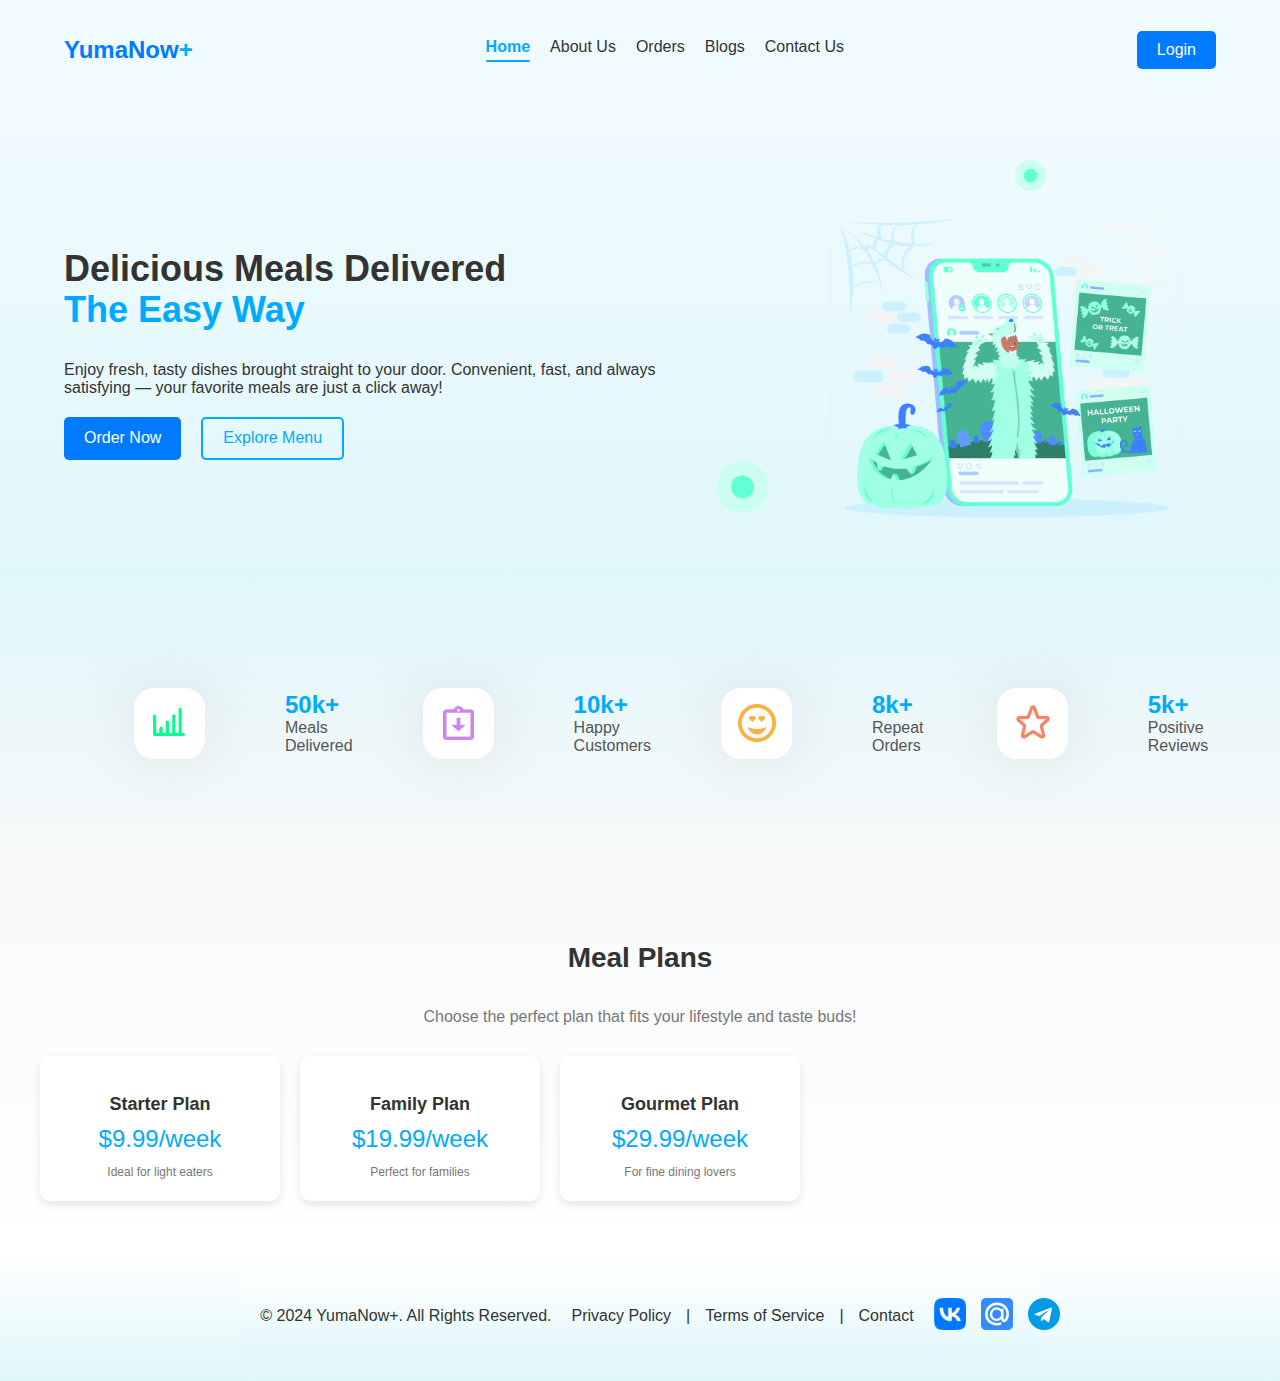
<file: index.html>
<!DOCTYPE html>
<html lang="en">
<head>
    <meta charset="UTF-8">
    <meta name="viewport" content="width=device-width, initial-scale=1.0">
    <title>YumaNow Main Page</title>
    <link rel="stylesheet" href="/css/normalize.css">
    <link rel="stylesheet" href="/css/main.css">
</head>
<body>
    <div id="header-container"></div>
    <div id="hero-container"></div>
    <div id="statistics-container"></div>
    <div id="plans-container"></div>
    <footer id="footer-container"></footer>
    <script type="module" src="./src/main.js"></script>
</body>
</html>
</file>
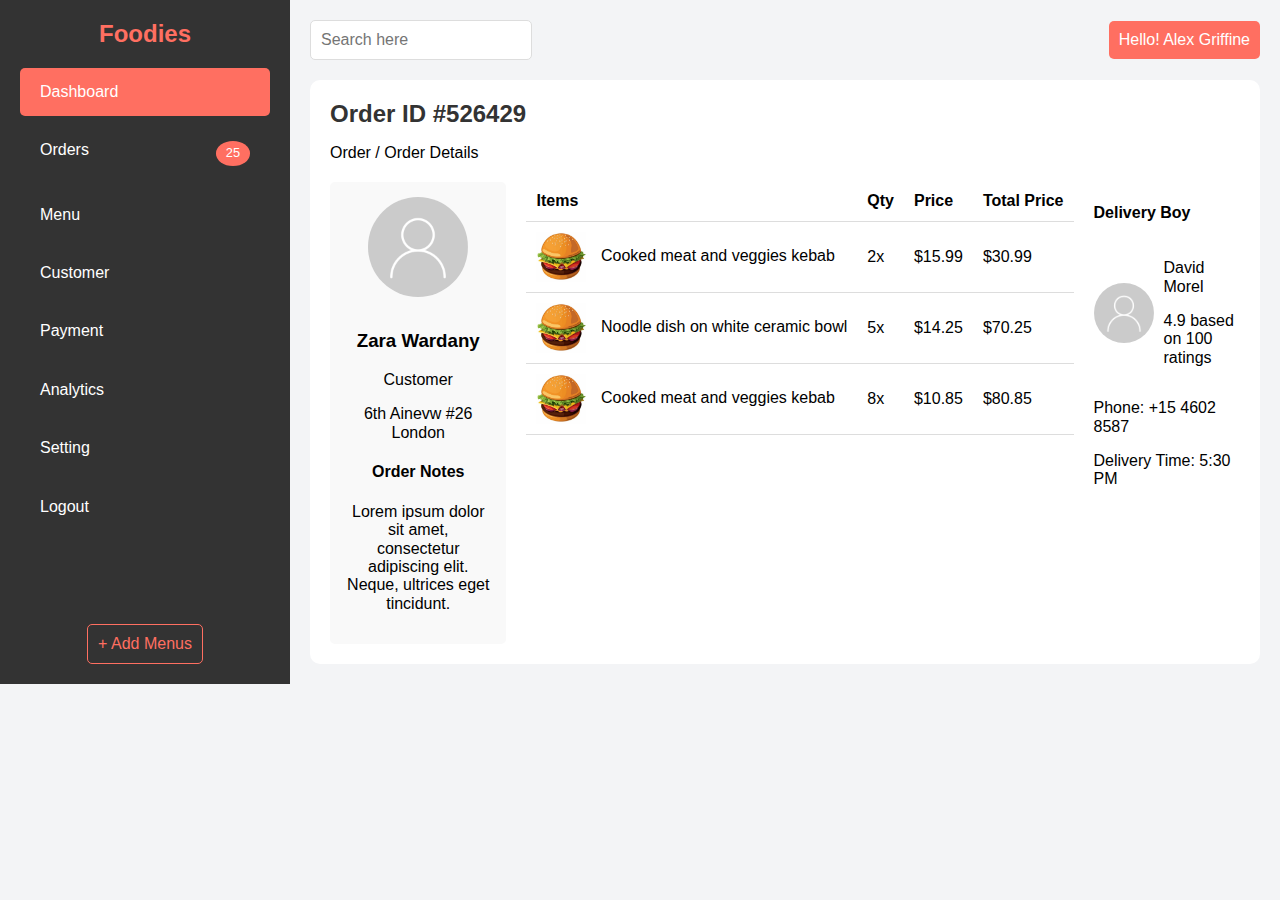
<file: orders.html>
<!DOCTYPE html>
<html lang="en">
<head>
    <meta charset="UTF-8">
    <meta name="viewport" content="width=device-width, initial-scale=1.0">
    <title>Foodies Dashboard</title>
    <link rel="stylesheet" href="css/normalize.css">
    <link rel="stylesheet" href="css/orders.css">
</head>
<body>
    <div class="container">
        <!-- Sidebar -->
        <aside class="sidebar">
            <div class="logo">
                <h2>Foodies</h2>
            </div>
            <nav class="menu">
                <a href="#" class="menu-item active">Dashboard</a>
                <a href="#" class="menu-item">Orders <span class="badge">25</span></a>
                <a href="#" class="menu-item">Menu</a>
                <a href="#" class="menu-item">Customer</a>
                <a href="#" class="menu-item">Payment</a>
                <a href="#" class="menu-item">Analytics</a>
                <a href="#" class="menu-item">Setting</a>
                <a href="#" class="menu-item">Logout</a>
            </nav>
            <button class="add-menu-btn">+ Add Menus</button>
        </aside>

        <!-- Main Content -->
        <main class="main-content">
            <!-- Header -->
            <header class="header">
                <div class="search-bar">
                    <input type="text" placeholder="Search here">
                </div>
                <div class="header-icons">
                    <span class="icon notifications"></span>
                    <span class="icon messages"></span>
                    <span class="icon settings"></span>
                    <span class="user-profile">Hello! Alex Griffine</span>
                </div>
            </header>

            <!-- Order Details -->
            <section class="order-details">
                <div class="order-header">
                    <h2>Order ID #526429</h2>
                    <p>Order / Order Details</p>
                </div>
                
                <div class="order-content">
                    <!-- Customer Info -->
                    <div class="customer-info">
                        <img src="images/profile-picture.jpg" alt="Customer photo" class="customer-photo">
                        <h3>Zara Wardany</h3>
                        <span>Customer</span>
                        <div class="order-address">
                            <p>6th Ainevw #26 London</p>
                        </div>
                        <div class="order-notes">
                            <h4>Order Notes</h4>
                            <p>Lorem ipsum dolor sit amet, consectetur adipiscing elit. Neque, ultrices eget tincidunt.</p>
                        </div>
                    </div>

                    <!-- Order Items -->
                    <div class="order-items">
                        <table>
                            <tr>
                                <th>Items</th>
                                <th>Qty</th>
                                <th>Price</th>
                                <th>Total Price</th>
                            </tr>
                            <tr>
                                <td><img src="images/image.jpg" alt="Item"> Cooked meat and veggies kebab</td>
                                <td>2x</td>
                                <td>$15.99</td>
                                <td>$30.99</td>
                            </tr>
                            <tr>
                                <td><img src="images/image.jpg" alt="Item"> Noodle dish on white ceramic bowl</td>
                                <td>5x</td>
                                <td>$14.25</td>
                                <td>$70.25</td>
                            </tr>
                            <tr>
                                <td><img src="images/image.jpg" alt="Item"> Cooked meat and veggies kebab</td>
                                <td>8x</td>
                                <td>$10.85</td>
                                <td>$80.85</td>
                            </tr>
                        </table>
                    </div>

                    <!-- Delivery Info -->
                    <div class="delivery-info">
                        <div class="delivery-status">
                            <h4>Delivery Boy</h4>
                            <div class="delivery-boy-info">
                                <img src="images/profile-picture.jpg" alt="Delivery Boy">
                                <div>
                                    <p>David Morel</p>
                                    <p>4.9 based on 100 ratings</p>
                                </div>
                            </div>
                            <div class="delivery-contact">
                                <p>Phone: +15 4602 8587</p>
                                <p>Delivery Time: 5:30 PM</p>
                            </div>
                        </div>
                        <div class="map">
                            <!-- Place map here -->
                        </div>
                    </div>
                </div>
            </section>
        </main>
    </div>
</body>
</html>
</file>
<file: css/main.css>
body {
    font-family: Arial, sans-serif;
    color: #333;
    background-color: #e0f7fa;
    margin: 0;
    padding: 0;
}

.container {
    width: 90%;
    max-width: 1200px;
    margin: 0 auto;
    display: flex;
    align-items: center;
    justify-content: space-between;
}

/* Header */
.header {
    padding: 20px 0;
    background: #f0fbff;
}

.logo {
    font-size: 24px;
    font-weight: bold;
    color: #007bff;
}

.logo span {
    color: #00aaff;
}

/* Center nav and position items */
.nav {
    display: flex;
    gap: 20px;
    flex-grow: 1; 
    justify-content: center; 
}

.nav a {
    text-decoration: none;
    color: #333;
    font-size: 16px;
    position: relative;
    padding-bottom: 5px;
}

.nav a.active {
    color: #00aaff;
    font-weight: bold;
}

.nav a.active::after {
    content: '';
    position: absolute;
    left: 0;
    right: 0;
    bottom: 0;
    height: 2px;
    background-color: #00aaff;
    border-radius: 1px;
}

/* Login Button */
.login-btn {
    padding: 10px 20px;
    background-color: #007bff;
    color: #fff;
    border: none;
    border-radius: 5px;
    cursor: pointer;
}

/* Hero Section */
.hero {
    background: linear-gradient(180deg, #f0fbff, #e0f7fa);
    padding: 60px 0;
    display: flex;
    align-items: center;
}

.hero .container {
    display: flex;
    justify-content: space-between;
}

.hero h2 {
    font-size: 36px;
    color: #333;
}

.hero .highlight {
    color: #00aaff;
    font-weight: bold;
}

.hero-buttons {
    display: flex;
    gap: 20px;
    margin-top: 20px;
}

.btn-primary {
    padding: 10px 20px;
    background-color: #007bff;
    color: #fff;
    border: none;
    border-radius: 5px;
    cursor: pointer;
}

.btn-secondary {
    padding: 10px 20px;
    background-color: transparent;
    color: #00aaff;
    border: 2px solid #00aaff;
    border-radius: 5px;
    cursor: pointer;
}

/* Right Image in Hero Section */
.hero .hero-image {
    width: 50%;
    max-width: 500px;
}

/* Statistics Section */
.statistics {
    background: linear-gradient(180deg, #e0f7fa, #f8f9fa);
    padding: 40px 0;
    display: flex;
    justify-content: space-around;
}

.stat-item {
    display: flex;
    align-items: center;
    gap: 10px; 
    text-align: left;
}

/* Общий стиль для фона секций */
.statistics, .package-plans {
    background-color: #f8f9fa;
    padding: 40px 0;
}

.stat-content {
    text-align: center;
}

.stat-number {
    font-size: 24px;
    color: #00aaff;
    font-weight: bold;
}

.stat-item p {
    color: #555;
    margin: 0;
}

.statistics .hero {
    background: linear-gradient(180deg, #ffffff, #f8f9fa);
}

/* Package Plans Section */
.package-plans {
    background: linear-gradient(180deg, #f8f9fa, #ffffff);
    padding: 50px 0;
    display: flex;
    flex-direction: column;
    align-items: center;
    text-align: center;
    transition: background-color 0.3s ease;
}

.package-plans .container {
    display: flex;
    flex-direction: column; 
    align-items: center; 
}

.package-plans .text-group {    
    display: flex; 
    gap: 20px; 
    align-items: center; 
    margin-bottom: 30px; 
}

.package-plans h2 {
    font-size: 28px;
    font-weight: bold;
    color: #333;
}

.package-plans p {
    margin: 10px 0;
    max-width: 600px;
    color: #777;
}

.package-plans .plan-cards {
    display: grid; 
    grid-template-columns: repeat(5, 1fr);
    gap: 20px; 
    margin-top: 20px;
    width: 100%;
    max-width: 1200px; 
    justify-content: center; 
}

.plan-cards {
    display: grid; 
    grid-template-columns: repeat(auto-fit, minmax(200px, 1fr));
    gap: 20px;
    margin-top: 30px;
    width: 100%; 
    max-width: 800px; 
    justify-content: center;
}

.plan-card {
    width: 200px;
    padding: 20px;
    border-radius: 10px;
    box-shadow: 0 4px 8px rgba(0, 0, 0, 0.1);
    background-color: #fff;
    text-align: center;
}
.plan-card h3 {
    font-size: 18px;
    color: #333;
    margin-bottom: 10px;
}
.plan-card p {
    font-size: 24px;
    color: #00aaff;
    margin: 10px 0;
}
.plan-card span {
    font-size: 12px;
    color: #777;
}
.plan-card.highlighted {
    background-color: #e0f7fa;
    color: #00aaff;
}

/* Footer */
footer {
    background: linear-gradient(180deg, #ffffff, #e0f7fa);
    color: #333;
    padding: 20px 0;
    display: flex;
    flex-direction: column;
    align-items: center;
    text-align: center;
    transition: background-color 0.3s ease;
}

footer .container {
    display: flex;
    flex-direction: row;
    align-items: center;
    justify-content: space-between;
    max-width: 1200px;
    margin: 0 auto;
    width: 100%;
    padding: 0 20px;
}

.footer-nav {
    display: flex; 
    gap: 15px; 
}

.footer-nav a {
    color: #333;
    text-decoration: none;
    margin: 0;
}

footer .social-icons {
    display: flex;
    gap: 15px;
}

footer .social-icons a img {
    width: 32px;
    height: 32px;
    object-fit: contain;
    transition: transform 0.3s ease;
}

footer .social-icons a img:hover {
    transform: scale(1.2);
}
</file>
<file: css/orders.css>
/* General Styles */
body, html {
    margin: 0;
    padding: 0;
    font-family: Arial, sans-serif;
    background-color: #f3f4f6;
}

.container {
    display: flex;
}

/* Sidebar */
.sidebar {
    width: 250px;
    background-color: #333;
    color: white;
    padding: 20px;
    display: flex;
    flex-direction: column;
    align-items: center;
}

.logo h2 {
    margin: 0;
    color: #ff6f61;
}

.menu {
    width: 100%;
    margin-top: 20px;
}

.menu-item {
    padding: 15px 20px;
    display: flex;
    justify-content: space-between;
    color: white;
    text-decoration: none;
    margin-bottom: 10px;
    border-radius: 5px;
}

.menu-item:hover, .menu-item.active {
    background-color: #ff6f61;
}

.badge {
    background-color: #ff6f61;
    padding: 5px 10px;
    border-radius: 50%;
    color: white;
    font-size: 0.8em;
}

.add-menu-btn {
    margin-top: auto;
    padding: 10px;
    color: #ff6f61;
    background-color: #333;
    border: 1px solid #ff6f61;
    border-radius: 5px;
}

/* Main Content */
.main-content {
    flex: 1;
    padding: 20px;
}

/* Header */
.header {
    display: flex;
    justify-content: space-between;
    align-items: center;
    margin-bottom: 20px;
}

.search-bar input {
    padding: 10px;
    width: 200px;
    border: 1px solid #ddd;
    border-radius: 5px;
}

.header-icons {
    display: flex;
    gap: 15px;
    align-items: center;
}

.user-profile {
    background-color: #ff6f61;
    padding: 10px;
    border-radius: 5px;
    color: white;
}

/* Order Details */
.order-details {
    background: white;
    padding: 20px;
    border-radius: 10px;
}

.order-header h2 {
    margin: 0;
    color: #333;
}

.order-content {
    display: flex;
    gap: 20px;
    margin-top: 20px;
}

/* Customer Info */
.customer-info {
    flex: 1;
    background-color: #f9f9f9;
    padding: 15px;
    border-radius: 5px;
    text-align: center;
}

.customer-photo {
    width: 100px;
    height: 100px;
    border-radius: 50%;
    margin-bottom: 10px;
}

/* Order Items */
.order-items table {
    width: 100%;
    border-collapse: collapse;
}

.order-items th, .order-items td {
    padding: 10px;
    text-align: left;
    border-bottom: 1px solid #ddd;
}

.order-items img {
    width: 50px;
    height: 50px;
    margin-right: 10px;
    vertical-align: middle;
}

/* Delivery Info */
.delivery-info {
    flex: 1;
}

.delivery-boy-info {
    display: flex;
    align-items: center;
    gap: 10px;
}

.delivery-boy-info img {
    width: 60px; /* Измените размер, если нужно еще меньше */
    height: 60px;
    border-radius: 50%; /* Сохраняем круглый вид */
}

.delivery-contact {
    margin-top: 15px;
}
</file>
